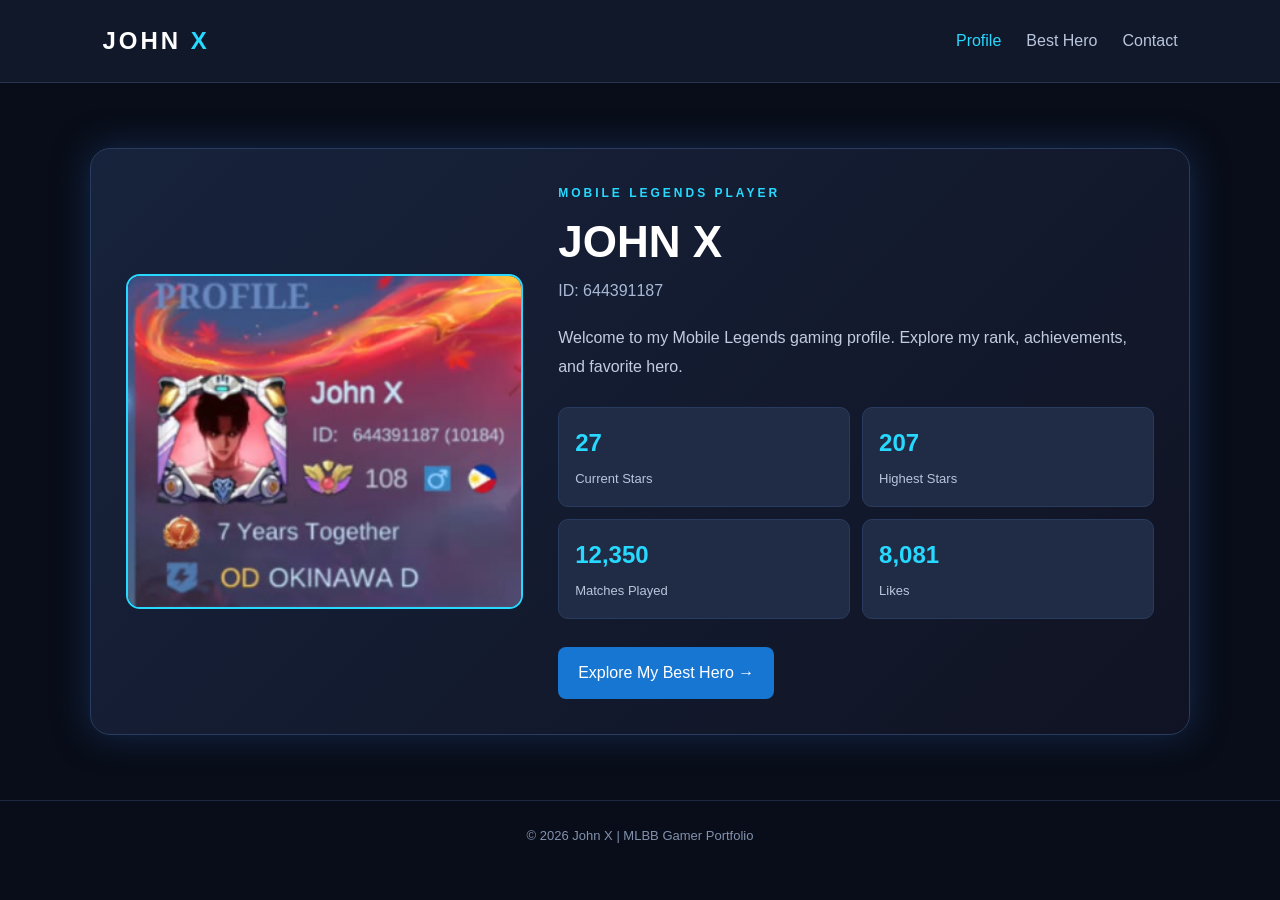
<file: index.html>
<!DOCTYPE html>
<html lang="en">
<head>
    <meta charset="UTF-8">
    <meta name="viewport" content="width=device-width, initial-scale=1.0">
    <title>John X | MLBB Profile</title>
    <link rel="stylesheet" href="style.css">
</head>
<body>

<header class="navbar">
    <h2>JOHN <span>X</span></h2>

    <nav>
        <a href="index.html" class="active">Profile</a>
        <a href="kadita.html">Best Hero</a>
        <a href="contact.html">Contact</a>
    </nav>
</header>

<main class="container">
    <section class="profile-card">
        <div class="profile-image">
            <img src="profileMl.png"
                 alt="John X Mobile Legends profile">
        </div>

        <div class="profile-info">
            <p class="tag">MOBILE LEGENDS PLAYER</p>
            <h1>JOHN X</h1>
            <p class="player-id">ID: 644391187</p>
            <p class="description">
                Welcome to my Mobile Legends gaming profile.
                Explore my rank, achievements, and favorite hero.
            </p>

            <div class="stats">
                <div class="stat">
                    <h2>27</h2>
                    <p>Current Stars</p>
                </div>
                <div class="stat">
                    <h2>207</h2>
                    <p>Highest Stars</p>
                </div>
                <div class="stat">
                    <h2>12,350</h2>
                    <p>Matches Played</p>
                </div>
                <div class="stat">
                    <h2>8,081</h2>
                    <p>Likes</p>
                </div>
            </div>

            <a href="kadita.html" class="btn">
                Explore My Best Hero →
            </a>
        </div>
    </section>
</main>

<footer>
    <p>© 2026 John X | MLBB Gamer Portfolio</p>
</footer>

<script src="script.js"></script>
</body>
</html>
</file>
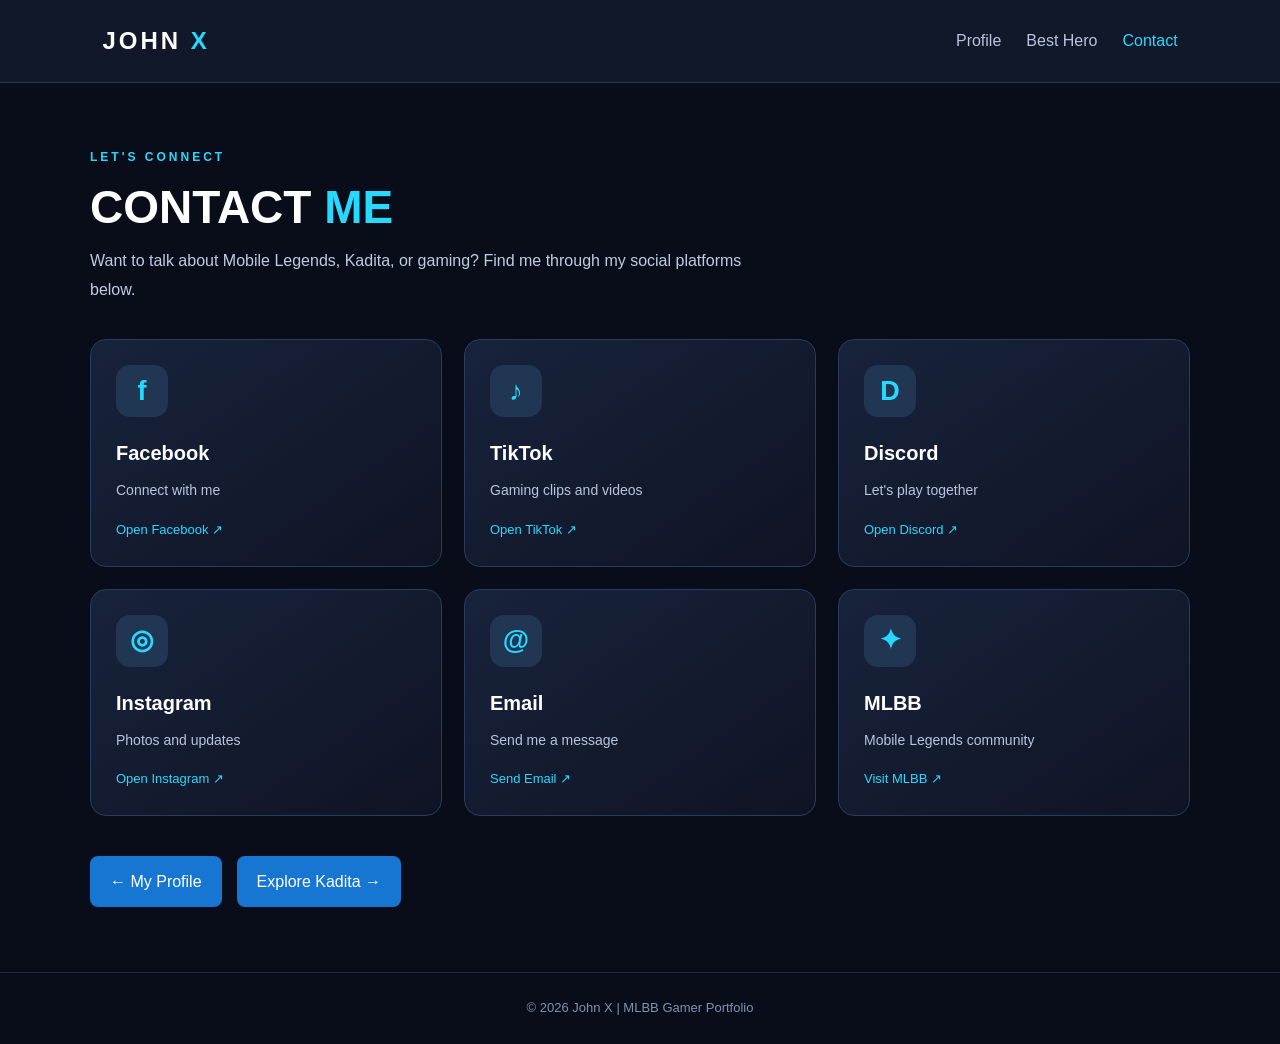
<file: contact.html>
<!DOCTYPE html>
<html lang="en">
<head>
    <meta charset="UTF-8">
    <meta name="viewport" content="width=device-width, initial-scale=1.0">
    <title>Contact | John X MLBB</title>
    <link rel="stylesheet" href="style.css">
</head>
<body>

<header class="navbar">
    <h2>JOHN <span>X</span></h2>
    <nav>
        <a href="index.html">Profile</a>
        <a href="kadita.html">Best Hero</a>
        <a href="contact.html" class="active">Contact</a>
    </nav>
</header>

<main class="container">
    <section class="contact-intro">
        <p class="tag">LET'S CONNECT</p>
        <h1>CONTACT <span class="accent">ME</span></h1>
        <p class="description">
            Want to talk about Mobile Legends, Kadita, or gaming?
            Find me through my social platforms below.
        </p>
    </section>

    <section class="contact-grid">

        <a class="contact-card"
           href="https://www.facebook.com/"
           target="_blank" rel="noopener noreferrer">
            <div class="contact-icon">f</div>
            <h2>Facebook</h2>
            <p>Connect with me</p>
            <span>Open Facebook ↗</span>
        </a>

        <a class="contact-card"
           href="https://www.tiktok.com/"
           target="_blank" rel="noopener noreferrer">
            <div class="contact-icon">♪</div>
            <h2>TikTok</h2>
            <p>Gaming clips and videos</p>
            <span>Open TikTok ↗</span>
        </a>

        <a class="contact-card"
           href="https://discord.com/"
           target="_blank" rel="noopener noreferrer">
            <div class="contact-icon">D</div>
            <h2>Discord</h2>
            <p>Let's play together</p>
            <span>Open Discord ↗</span>
        </a>

        <a class="contact-card"
           href="https://www.instagram.com/"
           target="_blank" rel="noopener noreferrer">
            <div class="contact-icon">◎</div>
            <h2>Instagram</h2>
            <p>Photos and updates</p>
            <span>Open Instagram ↗</span>
        </a>

        <a class="contact-card"
           href="mailto:your-email@example.com">
            <div class="contact-icon">@</div>
            <h2>Email</h2>
            <p>Send me a message</p>
            <span>Send Email ↗</span>
        </a>

        <a class="contact-card"
           href="https://www.mobilelegends.com/"
           target="_blank" rel="noopener noreferrer">
            <div class="contact-icon">✦</div>
            <h2>MLBB</h2>
            <p>Mobile Legends community</p>
            <span>Visit MLBB ↗</span>
        </a>

    </section>

    <div class="page-links">
        <a href="index.html" class="btn">← My Profile</a>
        <a href="kadita.html" class="btn">Explore Kadita →</a>
    </div>
</main>

<footer>
    <p>© 2026 John X | MLBB Gamer Portfolio</p>
</footer>

<script src="script.js"></script>
</body>
</html>
</file>
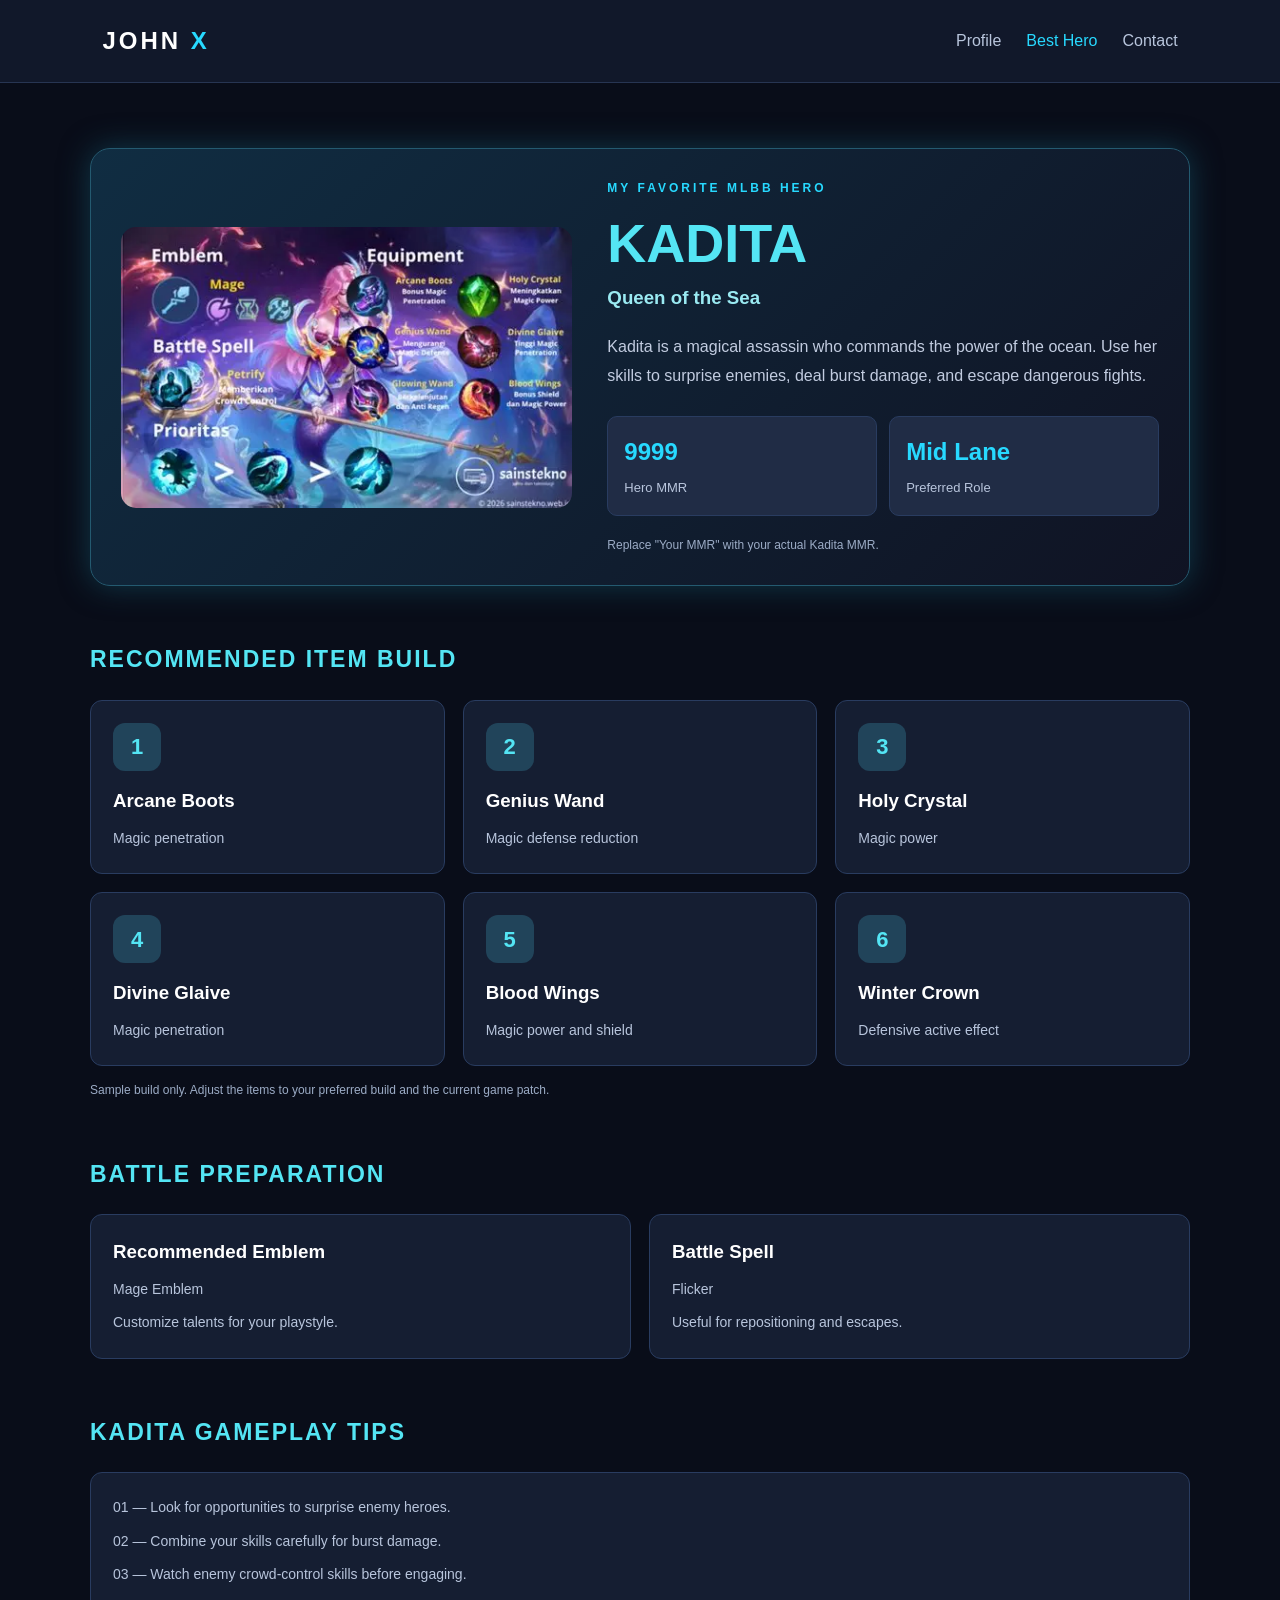
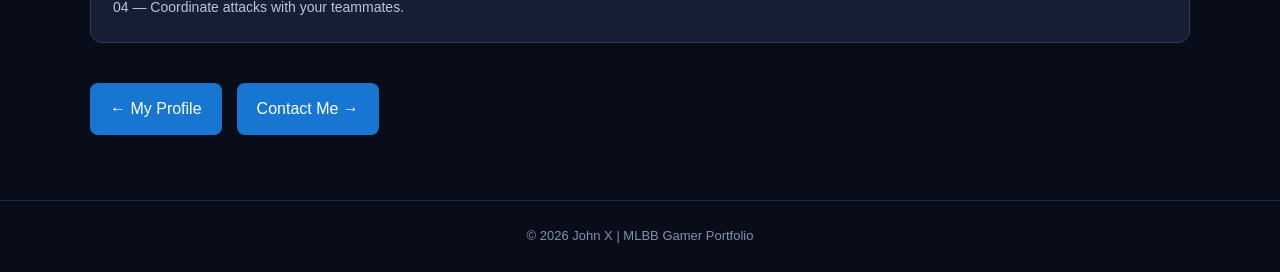
<file: kadita.html>
<!DOCTYPE html>
<html lang="en">
<head>
    <meta charset="UTF-8">
    <meta name="viewport" content="width=device-width, initial-scale=1.0">
    <title>Kadita | John X MLBB</title>
    <link rel="stylesheet" href="style.css">
</head>
<body>

<header class="navbar">
    <h2>JOHN <span>X</span></h2>
    <nav>
        <a href="index.html">Profile</a>
        <a href="kadita.html" class="active">Best Hero</a>
        <a href="contact.html">Contact</a>
    </nav>
</header>

<main class="container">
    <section class="hero-banner">
        <div class="hero-art">
            <img src="kadita.webp"
                 alt="Kadita, the ocean-themed hero">
        </div>

        <div class="hero-details">
            <p class="tag">MY FAVORITE MLBB HERO</p>
            <h1>KADITA</h1>
            <h3>Queen of the Sea</h3>

            <p class="description">
                Kadita is a magical assassin who commands the power
                of the ocean. Use her skills to surprise enemies,
                deal burst damage, and escape dangerous fights.
            </p>

            <div class="hero-stats">
                <div class="stat">
                    <h2 id="kadita-mmr">9999</h2>
                    <p>Hero MMR</p>
                </div>
                <div class="stat">
                    <h2>Mid Lane</h2>
                    <p>Preferred Role</p>
                </div>
            </div>

            <p class="notice">
                Replace "Your MMR" with your actual Kadita MMR.
            </p>
        </div>
    </section>

    <section class="section">
        <h2 class="section-title">RECOMMENDED ITEM BUILD</h2>

        <div class="item-grid">
            <div class="item-card">
                <div class="item-icon">1</div>
                <h3>Arcane Boots</h3>
                <p>Magic penetration</p>
            </div>

            <div class="item-card">
                <div class="item-icon">2</div>
                <h3>Genius Wand</h3>
                <p>Magic defense reduction</p>
            </div>

            <div class="item-card">
                <div class="item-icon">3</div>
                <h3>Holy Crystal</h3>
                <p>Magic power</p>
            </div>

            <div class="item-card">
                <div class="item-icon">4</div>
                <h3>Divine Glaive</h3>
                <p>Magic penetration</p>
            </div>

            <div class="item-card">
                <div class="item-icon">5</div>
                <h3>Blood Wings</h3>
                <p>Magic power and shield</p>
            </div>

            <div class="item-card">
                <div class="item-icon">6</div>
                <h3>Winter Crown</h3>
                <p>Defensive active effect</p>
            </div>
        </div>

        <p class="notice">
            Sample build only. Adjust the items to your preferred
            build and the current game patch.
        </p>
    </section>

    <section class="section">
        <h2 class="section-title">BATTLE PREPARATION</h2>

        <div class="info-grid">
            <div class="info-card">
                <h3>Recommended Emblem</h3>
                <p>Mage Emblem</p>
                <p>Customize talents for your playstyle.</p>
            </div>

            <div class="info-card">
                <h3>Battle Spell</h3>
                <p>Flicker</p>
                <p>Useful for repositioning and escapes.</p>
            </div>
        </div>
    </section>

    <section class="section">
        <h2 class="section-title">KADITA GAMEPLAY TIPS</h2>

        <div class="info-card">
            <p>01 — Look for opportunities to surprise enemy heroes.</p>
            <p>02 — Combine your skills carefully for burst damage.</p>
            <p>03 — Watch enemy crowd-control skills before engaging.</p>
            <p>04 — Coordinate attacks with your teammates.</p>
        </div>
    </section>

    <div class="page-links">
        <a href="index.html" class="btn">← My Profile</a>
        <a href="contact.html" class="btn">Contact Me →</a>
    </div>
</main>

<footer>
    <p>© 2026 John X | MLBB Gamer Portfolio</p>
</footer>

<script src="script.js"></script>
</body>
</html>
</file>
<file: style.css>
* {
    margin: 0;
    padding: 0;
    box-sizing: border-box;
}

html {
    scroll-behavior: smooth;
}

body {
    background: #090d19;
    color: #ffffff;
    font-family: Arial, sans-serif;
    min-height: 100vh;
    line-height: 1.6;
}

img {
    max-width: 100%;
}


/* 2. NAVIGATION BAR */

.navbar {
    display: flex;
    justify-content: space-between;
    align-items: center;
    padding: 22px 8%;
    background: #11182a;
    border-bottom: 1px solid #273552;
    gap: 20px;
}

.navbar h2 {
    letter-spacing: 3px;
    white-space: nowrap;
}

.navbar h2 span {
    color: #27d9ff;
}

nav {
    display: flex;
    align-items: center;
    flex-wrap: wrap;
    gap: 25px;
}

nav a {
    color: #b8c5dc;
    text-decoration: none;
    transition: color 0.3s ease;
}

nav a:hover,
nav a.active {
    color: #27d9ff;
}


/* 3. SHARED PAGE CONTAINER */

.container {
    width: 90%;
    max-width: 1100px;
    margin: 65px auto;
}


/* 4. PROFILE PAGE */

.profile-card {
    display: grid;
    grid-template-columns: 0.8fr 1.2fr;
    gap: 35px;
    align-items: center;
    padding: 35px;
    background: linear-gradient(135deg, #17233c, #101323);
    border: 1px solid #293c60;
    border-radius: 20px;
    box-shadow: 0 0 35px #142a4c;
}

.profile-image img {
    width: 100%;
    display: block;
    border-radius: 14px;
    border: 2px solid #27d9ff;
}

.tag {
    color: #27d9ff;
    letter-spacing: 3px;
    font-size: 12px;
    margin-bottom: 12px;
    font-weight: bold;
}

.profile-info h1 {
    font-size: 44px;
    line-height: 1.2;
    margin-bottom: 10px;
}

.player-id {
    color: #a9b9d5;
    margin-bottom: 20px;
}

.description {
    color: #c2cce0;
    line-height: 1.8;
    margin-bottom: 25px;
}


/* 5. PLAYER STATISTICS */

.stats {
    display: grid;
    grid-template-columns: repeat(2, minmax(0, 1fr));
    gap: 12px;
    margin-bottom: 28px;
}

.stat {
    min-width: 0;
    padding: 16px;
    background: #202c45;
    border: 1px solid #293c60;
    border-radius: 10px;
}

.stat h2 {
    color: #27d9ff;
    margin-bottom: 7px;
    overflow-wrap: anywhere;
}

.stat p {
    color: #b8c5dc;
    font-size: 13px;
}


/* 6. SHARED BUTTONS */

.btn {
    display: inline-block;
    padding: 13px 20px;
    background: #1676d2;
    color: #ffffff;
    text-decoration: none;
    border-radius: 8px;
    transition: background 0.3s ease, transform 0.3s ease;
}

.btn:hover {
    background: #27bce9;
    transform: translateY(-2px);
}

.page-links {
    display: flex;
    flex-wrap: wrap;
    gap: 15px;
    margin-top: 40px;
}


/* 7. KADITA HERO BANNER */

.hero-banner {
    display: grid;
    grid-template-columns: 0.9fr 1.1fr;
    align-items: center;
    gap: 35px;
    padding: 30px;
    background: linear-gradient(135deg, #102d42, #101323);
    border: 1px solid #245a70;
    border-radius: 20px;
    box-shadow: 0 0 30px #103849;
}

.hero-art img {
    display: block;
    width: 100%;
    max-height: 540px;
    object-fit: cover;
    border-radius: 15px;
}

.hero-details h1 {
    font-size: 54px;
    line-height: 1.2;
    color: #54e5f4;
    margin-bottom: 8px;
}

.hero-details h3 {
    color: #9aeaf2;
    margin-bottom: 20px;
}

.hero-stats {
    display: grid;
    grid-template-columns: repeat(2, minmax(0, 1fr));
    gap: 12px;
    margin: 20px 0;
}

.notice {
    color: #9cacc6;
    font-size: 12px;
    line-height: 1.6;
    margin-top: 15px;
}


/* 8. KADITA ITEM BUILD AND SECTIONS */

.section {
    margin-top: 55px;
}

.section-title {
    color: #54e5f4;
    font-size: 23px;
    margin-bottom: 22px;
    letter-spacing: 2px;
}

.item-grid {
    display: grid;
    grid-template-columns: repeat(3, minmax(0, 1fr));
    gap: 18px;
}

.item-card,
.info-card {
    min-width: 0;
    background: #151e32;
    border: 1px solid #293c60;
    border-radius: 12px;
    padding: 22px;
    transition: border-color 0.3s ease, transform 0.3s ease;
}

.item-card:hover,
.info-card:hover {
    border-color: #54e5f4;
    transform: translateY(-4px);
}

.item-icon {
    display: grid;
    place-items: center;
    width: 48px;
    height: 48px;
    margin-bottom: 15px;
    border-radius: 12px;
    background: #21445a;
    color: #54e5f4;
    font-size: 22px;
    font-weight: bold;
}

.item-card h3,
.info-card h3 {
    margin-bottom: 10px;
}

.item-card p,
.info-card p {
    color: #b8c5dc;
    line-height: 1.8;
    font-size: 14px;
}

.info-grid {
    display: grid;
    grid-template-columns: repeat(2, minmax(0, 1fr));
    gap: 18px;
}

.info-card p + p {
    margin-top: 8px;
}


/* 9. CONTACT PAGE INTRODUCTION */

.contact-intro {
    max-width: 700px;
    margin-bottom: 35px;
}

.contact-intro h1 {
    font-size: 46px;
    line-height: 1.2;
    margin: 12px 0;
}

.accent {
    color: #27d9ff;
}


/* 10. CONTACT THREE-COLUMN GRID */

.contact-grid {
    display: grid;
    grid-template-columns: repeat(3, minmax(0, 1fr));
    gap: 22px;
}

.contact-card {
    display: flex;
    flex-direction: column;
    align-items: flex-start;
    min-width: 0;
    padding: 25px;
    color: #ffffff;
    text-decoration: none;
    background: linear-gradient(145deg, #17233c, #101323);
    border: 1px solid #293c60;
    border-radius: 16px;
    transition: transform 0.3s ease,
                border-color 0.3s ease,
                box-shadow 0.3s ease;
}

.contact-card:hover {
    transform: translateY(-6px);
    border-color: #27d9ff;
    box-shadow: 0 8px 28px #122c49;
}

.contact-icon {
    display: grid;
    place-items: center;
    width: 52px;
    height: 52px;
    margin-bottom: 20px;
    background: #213653;
    color: #27d9ff;
    border-radius: 14px;
    font-size: 27px;
    font-weight: bold;
}

.contact-card h2 {
    font-size: 20px;
    margin-bottom: 10px;
}

.contact-card p {
    color: #b8c5dc;
    font-size: 14px;
    line-height: 1.6;
    margin-bottom: 18px;
}

.contact-card span {
    margin-top: auto;
    color: #27d9ff;
    font-size: 13px;
}


/* 11. FOOTER */

footer {
    padding: 25px;
    text-align: center;
    color: #8292ad;
    font-size: 13px;
    border-top: 1px solid #1c2940;
}


/* 12. TABLET RESPONSIVE DESIGN */

@media (max-width: 800px) {

    .hero-banner {
        grid-template-columns: 1fr;
    }

    .hero-art img {
        max-height: 400px;
        object-fit: contain;
    }

    .item-grid,
    .contact-grid {
        grid-template-columns: repeat(2, minmax(0, 1fr));
    }

    .profile-card {
        gap: 25px;
    }

}


/* 13. MOBILE RESPONSIVE DESIGN */

@media (max-width: 700px) {

    .navbar {
        flex-direction: column;
        gap: 20px;
        padding: 20px;
    }

    nav {
        gap: 15px;
        flex-wrap: wrap;
        justify-content: center;
    }

    .profile-card {
        grid-template-columns: 1fr;
        padding: 20px;
    }

    .profile-image img {
        max-width: 350px;
        margin: auto;
    }

    .profile-info h1 {
        font-size: 34px;
    }

    .container {
        margin: 30px auto;
    }

    .hero-banner {
        padding: 22px;
    }

}


/* 14. SMALL PHONE RESPONSIVE DESIGN */

@media (max-width: 480px) {

    .item-grid,
    .contact-grid,
    .info-grid {
        grid-template-columns: 1fr;
    }

    .hero-details h1,
    .contact-intro h1 {
        font-size: 36px;
    }

    .hero-banner {
        padding: 18px;
    }

    .contact-card {
        padding: 20px;
    }

    .section-title {
        font-size: 19px;
    }

    .stats {
        gap: 8px;
    }

    .stat {
        padding: 12px;
    }

    .page-links .btn {
        text-align: center;
    }

}
</file>
